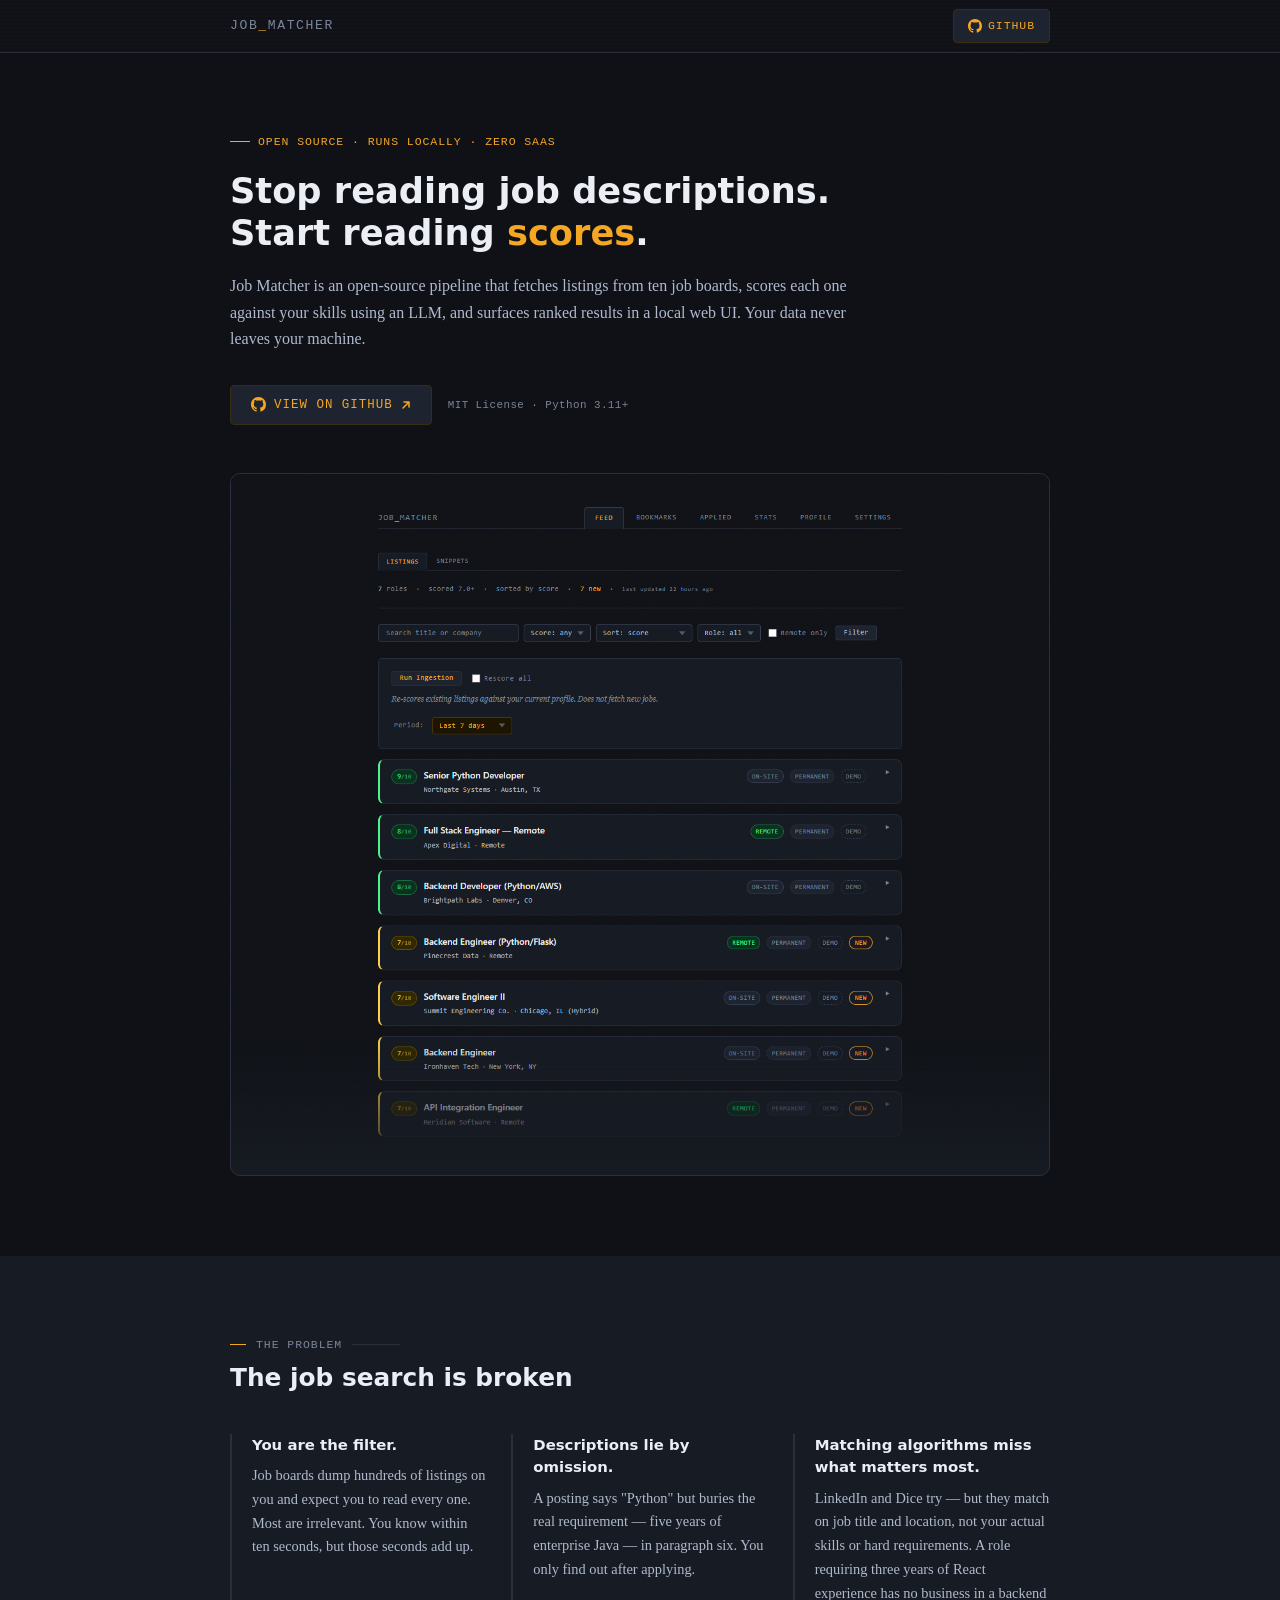
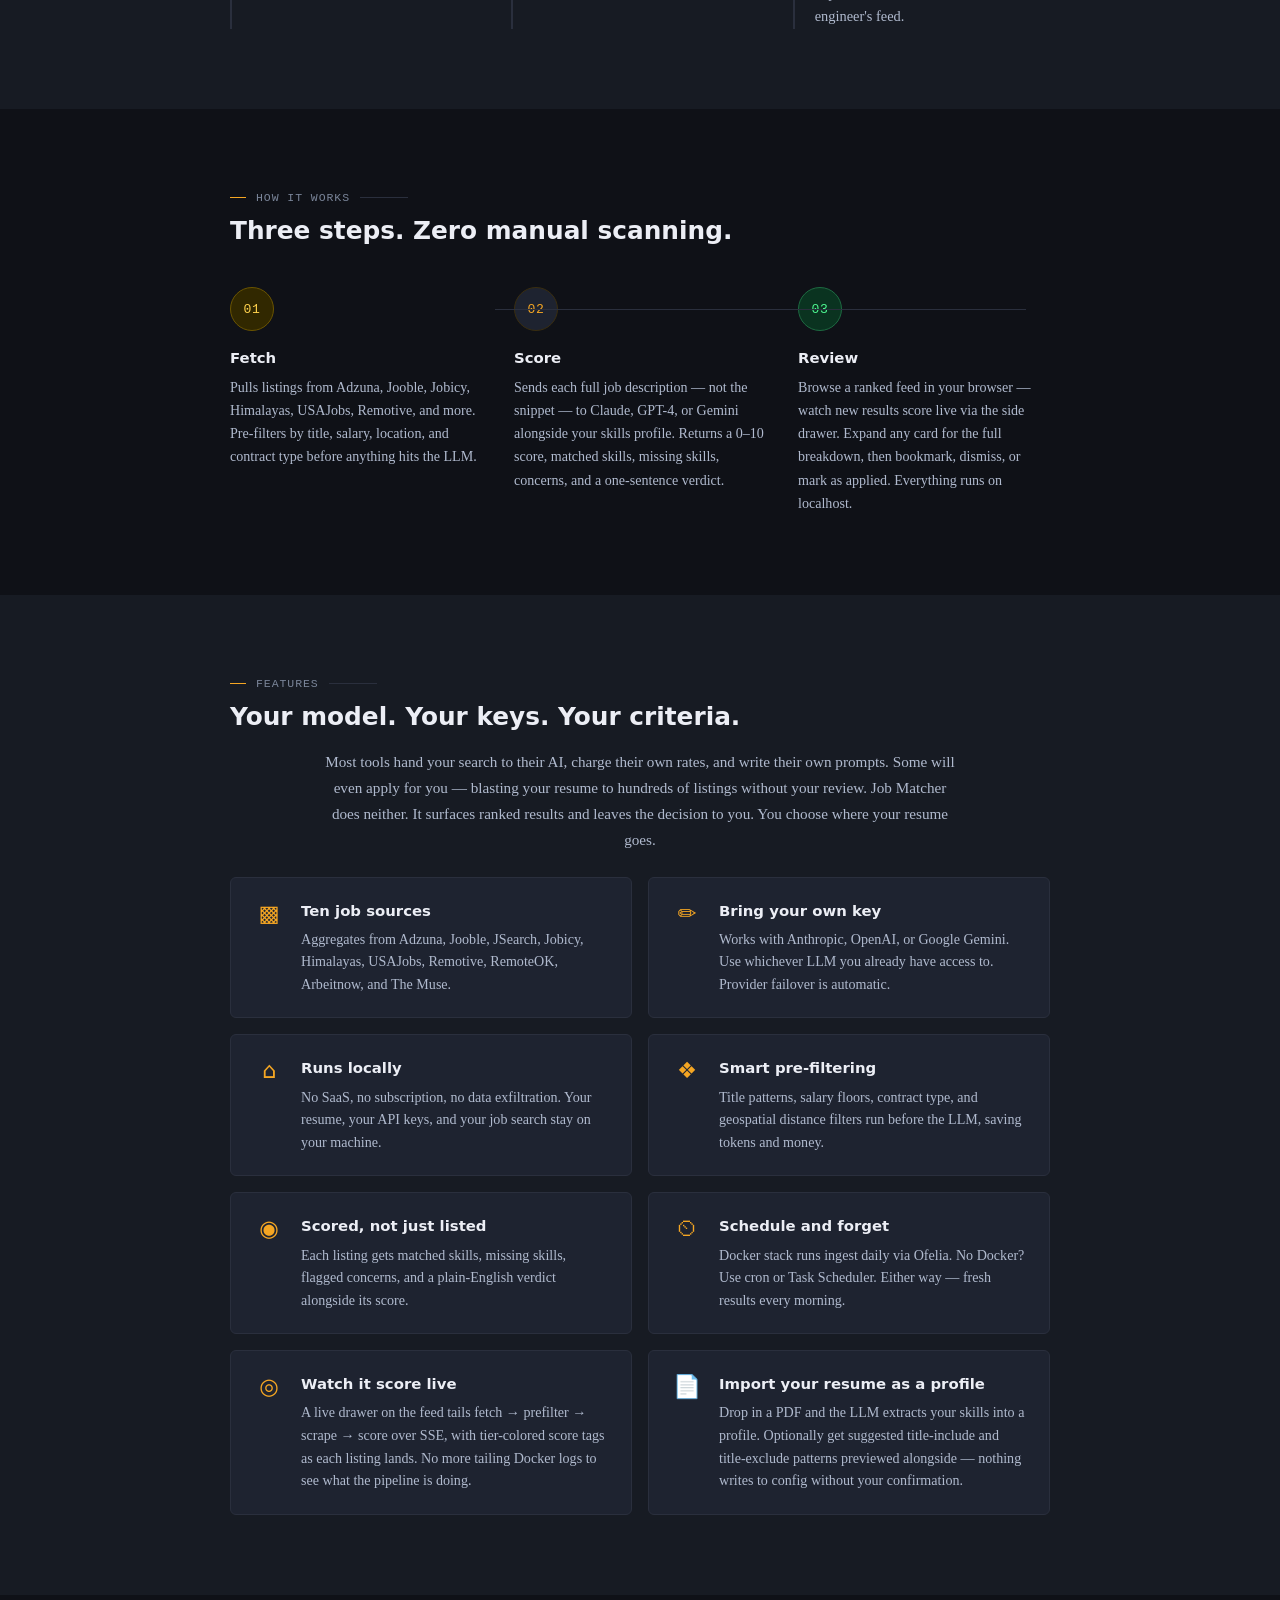
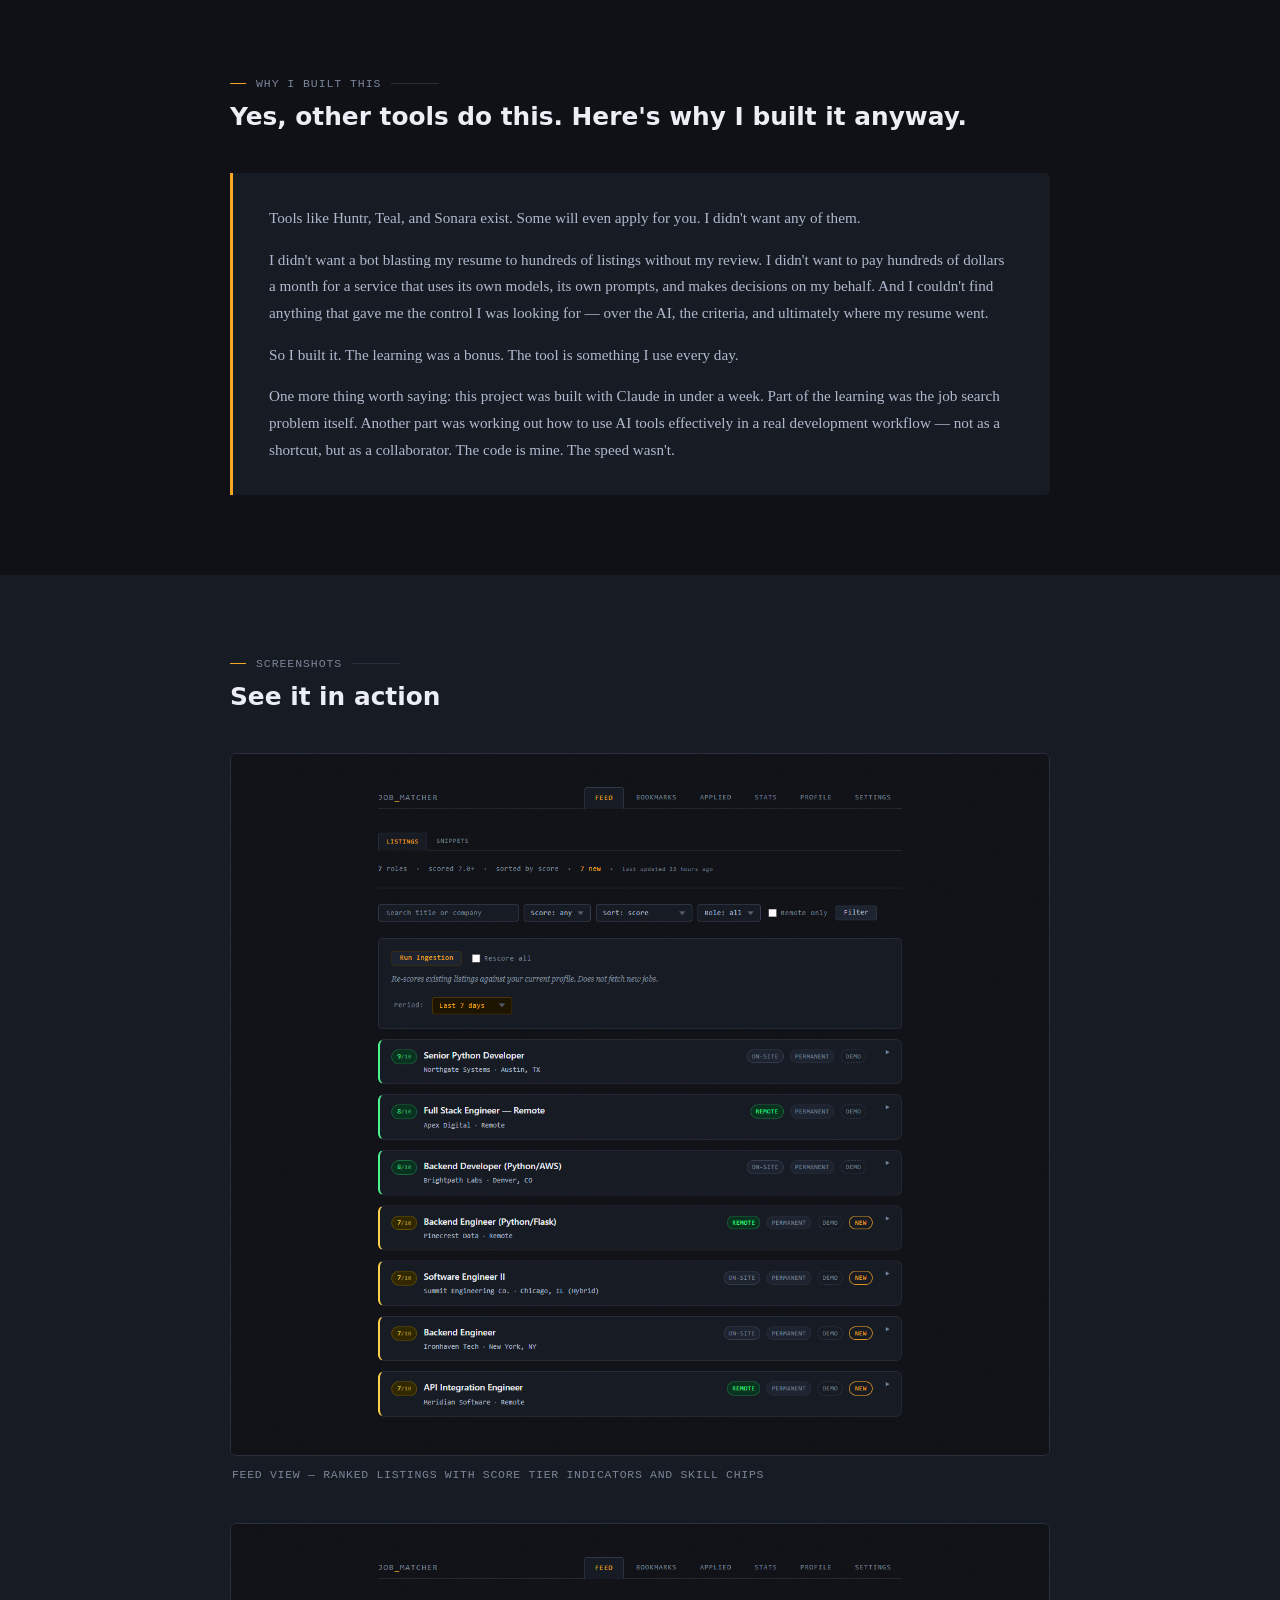
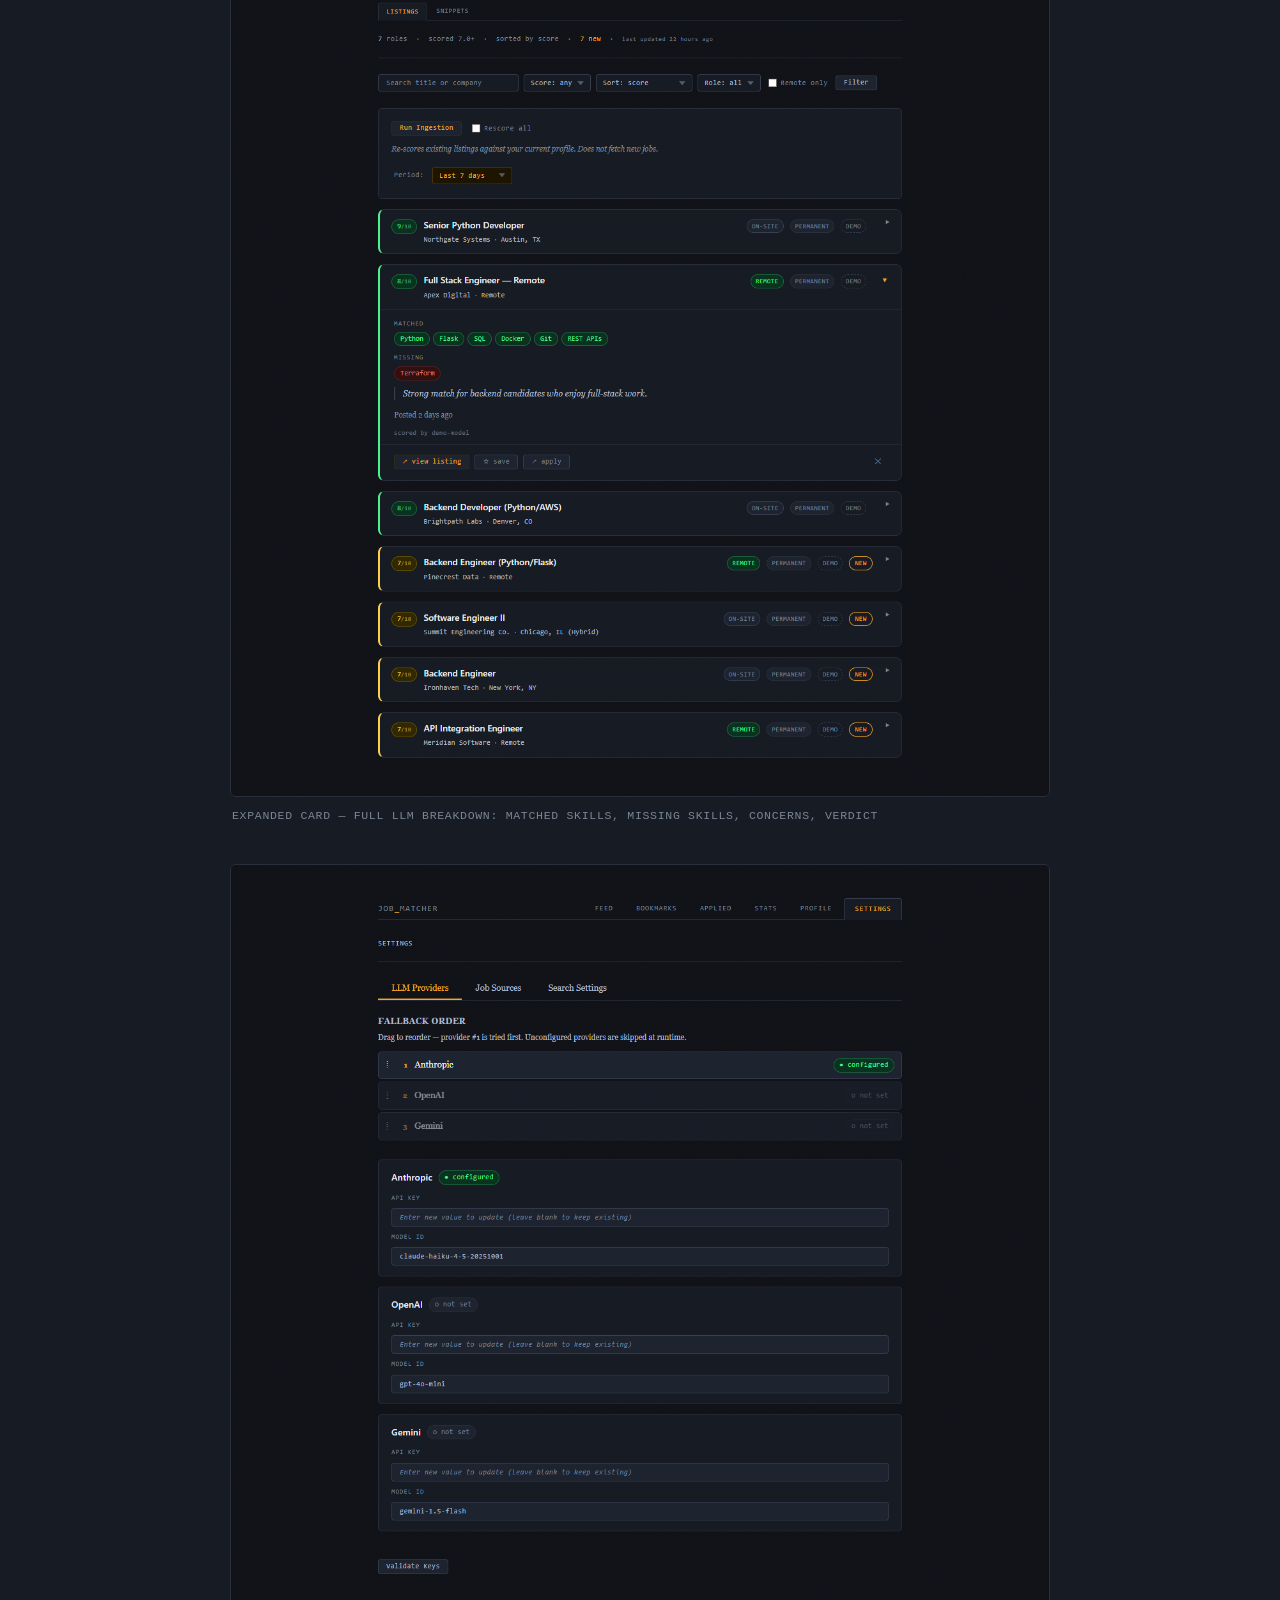
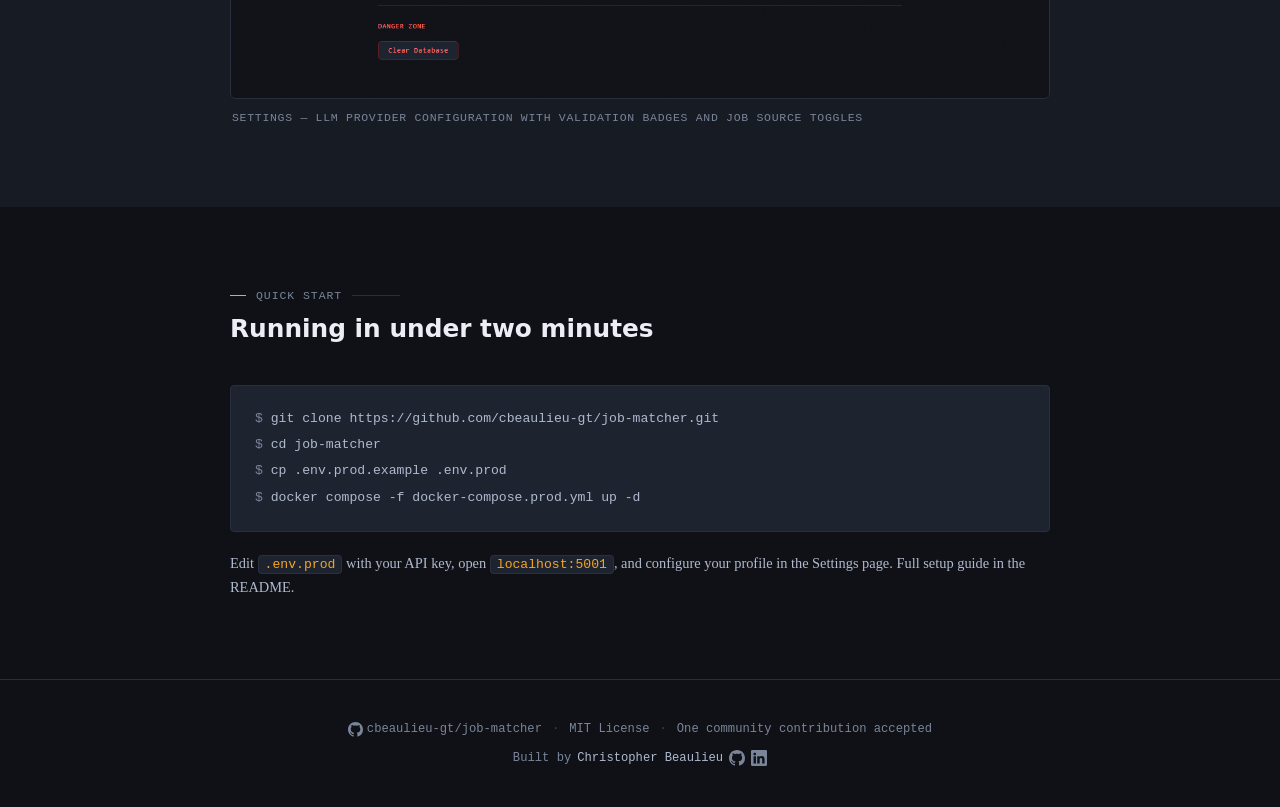
<file: docs/index.html>
<!DOCTYPE html>
<html lang="en">
<head>
  <meta charset="UTF-8">
  <meta name="viewport" content="width=device-width, initial-scale=1">
  <title>Job Matcher — Stop reading job descriptions. Start reading scores.</title>
  <meta name="description" content="Job Matcher is an open-source pipeline that fetches listings from ten job boards, scores each one against your skills using an LLM, and surfaces ranked results in a local web UI. Your data never leaves your machine.">

  <!-- Open Graph -->
  <meta property="og:title" content="Job Matcher">
  <meta property="og:description" content="Job Matcher is an open-source pipeline that fetches listings from ten job boards, scores each one against your skills using an LLM, and surfaces ranked results in a local web UI. Your data never leaves your machine.">
  <meta property="og:image" content="assets/feed-overview.png">
  <meta property="og:type" content="website">
  <meta property="og:url" content="https://christopherbeaulieu.net/job-matcher/">

  <meta name="theme-color" content="#0f1117">

  <!-- Favicon -->
  <link rel="icon" type="image/svg+xml" href="assets/favicon.svg">

  <style>
    /* ============================================================
       DESIGN TOKENS — mirrors app :root in static/style.css
       All colors via CSS custom properties. No hardcoded hex.
       ============================================================ */
    :root {
      /* Backgrounds */
      --bg-base:    #0f1117;
      --bg-surface: #171b23;
      --bg-raised:  #1e2330;
      --bg-hover:   #252b38;

      /* Borders */
      --border-subtle: #2a2f3d;
      --border-mid:    #373e50;
      --border-strong: #525c72;

      /* Text */
      --text-primary:       #eceef5;
      --text-secondary:     #b0bace;
      --text-muted:         #7a8599;
      --text-accent:        #f5a623;
      --text-accent-bright: #f5b040;

      /* Amber button states */
      --btn-amber-border:       #3a2e10;
      --btn-amber-hover-bg:     #221c08;
      --btn-amber-hover-border: #5a4820;

      /* Score tier — high (green) */
      --score-high-bg:     #0a3320;
      --score-high-text:   #4df590;
      --score-high-border: #1e6b42;

      /* Score tier — mid (golden amber) */
      --score-mid-bg:     #312800;
      --score-mid-text:   #ffd24d;
      --score-mid-border: #6b5500;

      /* Score tier — low (red) */
      --score-low-bg:     #330f0f;
      --score-low-text:   #ff6b6b;
      --score-low-border: #6b2020;

      /* Typography */
      --font-body: Georgia, 'Times New Roman', serif;
      --font-mono: Menlo, Consolas, 'Cascadia Code', 'Courier New', monospace;
      --font-ui:   -apple-system, 'Segoe UI', system-ui, sans-serif;

      /* Layout */
      --max-width: 860px;
      --radius-sm: 4px;
      --radius-md: 6px;
      --radius-lg: 10px;

      /* Section padding */
      --section-pad: 80px;
    }

    /* ============================================================
       RESET & BASE
       ============================================================ */
    *, *::before, *::after {
      box-sizing: border-box;
      margin: 0;
      padding: 0;
    }

    html {
      scroll-behavior: smooth;
    }

    body {
      background: var(--bg-base);
      color: var(--text-primary);
      font-family: var(--font-ui);
      line-height: 1.5;
      /* Subtle horizontal scanline texture — adds terminal depth without
         violating "no gradients in content areas" */
      background-image: repeating-linear-gradient(
        0deg,
        transparent,
        transparent 2px,
        rgba(255,255,255,0.012) 2px,
        rgba(255,255,255,0.012) 4px
      );
    }

    /* ============================================================
       LAYOUT WRAPPER
       ============================================================ */
    .page-wrap {
      max-width: var(--max-width);
      margin: 0 auto;
      padding: 0 20px;
    }

    /* ============================================================
       HEADER / NAV
       ============================================================ */
    .site-header {
      border-bottom: 1px solid var(--border-subtle);
    }

    .site-header .page-wrap {
      display: flex;
      align-items: center;
      justify-content: space-between;
      height: 52px;
    }

    .site-logo {
      font-family: var(--font-mono);
      font-size: 0.82rem;
      letter-spacing: 0.12em;
      text-transform: uppercase;
      color: var(--text-muted);
      text-decoration: none;
    }

    .site-logo .accent {
      color: var(--text-accent);
    }

    .header-cta {
      display: inline-flex;
      align-items: center;
      gap: 6px;
      background: var(--bg-raised);
      color: var(--text-accent);
      border: 1px solid var(--btn-amber-border);
      font-family: var(--font-mono);
      font-size: 0.72rem;
      text-transform: uppercase;
      letter-spacing: 0.08em;
      border-radius: var(--radius-sm);
      padding: 7px 14px;
      text-decoration: none;
      transition: background 150ms ease, border-color 150ms ease, color 150ms ease;
    }

    .header-cta:hover {
      background: var(--btn-amber-hover-bg);
      border-color: var(--btn-amber-hover-border);
      color: var(--text-accent-bright);
    }

    /* ============================================================
       ANIMATIONS — staggered hero reveal on load
       ============================================================ */
    @keyframes fadeUp {
      from { opacity: 0; transform: translateY(14px); }
      to   { opacity: 1; transform: translateY(0); }
    }

    .anim-1 { animation: fadeUp 0.55s ease both; animation-delay: 0.05s; }
    .anim-2 { animation: fadeUp 0.55s ease both; animation-delay: 0.18s; }
    .anim-3 { animation: fadeUp 0.55s ease both; animation-delay: 0.30s; }
    .anim-4 { animation: fadeUp 0.55s ease both; animation-delay: 0.44s; }

    /* ============================================================
       SECTION HEADING PATTERN
       Matches .page-heading from app: mono, uppercase, letter-spaced,
       muted. Amber tick + short rule echoes the app's header divider.
       ============================================================ */
    .section-label {
      font-family: var(--font-mono);
      font-size: 0.72rem;
      text-transform: uppercase;
      letter-spacing: 0.08em;
      color: var(--text-muted);
      margin-bottom: 10px;
      display: flex;
      align-items: center;
      gap: 10px;
    }

    /* Amber tick mark before the label */
    .section-label::before {
      content: '';
      display: inline-block;
      width: 16px;
      height: 1px;
      background: var(--text-accent);
      flex-shrink: 0;
    }

    /* Short rule extending right */
    .section-label::after {
      content: '';
      flex: 1;
      height: 1px;
      background: var(--border-subtle);
      max-width: 48px;
    }

    .section-heading {
      font-family: var(--font-ui);
      font-size: 1.55rem;
      font-weight: 600;
      color: var(--text-primary);
      line-height: 1.25;
      margin-bottom: 40px;
    }

    /* Intro paragraph below a section heading — sits between heading and cards */
    .section-intro {
      font-family: var(--font-body);
      font-size: 0.95rem;
      line-height: 1.7;
      color: var(--text-secondary);
      max-width: 640px;
      margin: -24px auto 1.5rem;
      text-align: center;
    }

    /* ============================================================
       ALTERNATING SECTION BACKGROUNDS
       Odd sections = --bg-base, even = --bg-surface.
       Each section manages its own padding.
       ============================================================ */
    .section-base    { background: var(--bg-base);    padding: var(--section-pad) 0; }
    .section-surface { background: var(--bg-surface); padding: var(--section-pad) 0; }

    /* ============================================================
       HERO
       ============================================================ */
    .hero {
      padding: 80px 0;
      background: var(--bg-base);
    }

    .hero-eyebrow {
      font-family: var(--font-mono);
      font-size: 0.72rem;
      text-transform: uppercase;
      letter-spacing: 0.08em;
      color: var(--text-accent);
      margin-bottom: 20px;
      display: flex;
      align-items: center;
      gap: 8px;
    }

    .hero-eyebrow::before {
      content: '';
      display: inline-block;
      width: 20px;
      height: 1px;
      background: var(--text-accent);
    }

    .hero-headline {
      font-family: var(--font-ui);
      font-size: 2.2rem;
      font-weight: 700;
      line-height: 1.18;
      color: var(--text-primary);
      max-width: 720px;
      margin-bottom: 20px;
    }

    .hero-headline em {
      font-style: normal;
      color: var(--text-accent);
    }

    .hero-sub {
      font-family: var(--font-body);
      font-size: 1rem;
      line-height: 1.65;
      color: var(--text-secondary);
      max-width: 640px;
      margin-bottom: 32px;
    }

    .hero-actions {
      display: flex;
      align-items: center;
      gap: 16px;
      flex-wrap: wrap;
    }

    /* Primary CTA — amber-accented, matches .btn-view in app */
    .btn-cta {
      display: inline-flex;
      align-items: center;
      gap: 8px;
      background: var(--bg-raised);
      color: var(--text-accent);
      border: 1px solid var(--btn-amber-border);
      font-family: var(--font-mono);
      font-size: 0.78rem;
      text-transform: uppercase;
      letter-spacing: 0.08em;
      border-radius: var(--radius-sm);
      padding: 10px 20px;
      text-decoration: none;
      transition: background 150ms ease, border-color 150ms ease, color 150ms ease;
    }

    .btn-cta:hover {
      background: var(--btn-amber-hover-bg);
      border-color: var(--btn-amber-hover-border);
      color: var(--text-accent-bright);
    }

    .btn-cta svg {
      transition: transform 150ms ease;
    }

    .btn-cta:hover svg.arrow-icon {
      transform: translate(2px, -2px);
    }

    .hero-meta {
      font-family: var(--font-mono);
      font-size: 0.68rem;
      color: var(--text-muted);
      letter-spacing: 0.04em;
    }

    /* Hero screenshot container */
    .hero-screenshot {
      margin-top: 48px;
      border: 1px solid var(--border-subtle);
      border-radius: var(--radius-lg);
      overflow: hidden;
      min-height: 300px;
      background: var(--bg-surface);
      position: relative;
    }

    .hero-screenshot img {
      width: 100%;
      display: block;
      position: relative;
      z-index: 1;
      mask-image: linear-gradient(to bottom, black 80%, transparent 100%);
      -webkit-mask-image: linear-gradient(to bottom, black 80%, transparent 100%);
    }

    /* Shown only when the screenshot hasn't loaded */
    .hero-screenshot-placeholder {
      position: absolute;
      inset: 0;
      display: flex;
      flex-direction: column;
      align-items: center;
      justify-content: center;
      gap: 10px;
    }

    .hero-screenshot-placeholder span {
      font-family: var(--font-mono);
      font-size: 0.72rem;
      text-transform: uppercase;
      letter-spacing: 0.08em;
      color: var(--text-muted);
    }

    /* ============================================================
       THE PROBLEM — three pain-point blocks
       ============================================================ */
    .problem-grid {
      display: grid;
      grid-template-columns: 1fr 1fr 1fr;
      gap: 24px;
    }

    .problem-block {
      border-left: 2px solid var(--border-subtle);
      padding-left: 20px;
    }

    .problem-block-title {
      font-family: var(--font-ui);
      font-size: 0.93rem;
      font-weight: 600;
      color: var(--text-primary);
      margin-bottom: 8px;
    }

    .problem-block-body {
      font-family: var(--font-body);
      font-size: 0.9rem;
      line-height: 1.65;
      color: var(--text-secondary);
    }

    /* ============================================================
       HOW IT WORKS — three-step pipeline with numbered indicators
       Amber → amber → green progression signals raw → ready
       ============================================================ */
    .steps {
      display: grid;
      grid-template-columns: 1fr 1fr 1fr;
      gap: 32px;
      position: relative;
    }

    /* Connecting line between steps — desktop only */
    .steps::before {
      content: '';
      position: absolute;
      top: 22px;
      left: calc(33.33% - 8px);
      width: calc(33.33%);
      height: 1px;
      background: var(--border-subtle);
    }

    .steps::after {
      content: '';
      position: absolute;
      top: 22px;
      left: calc(66.66% - 8px);
      width: calc(33.33% - 16px);
      height: 1px;
      background: var(--border-subtle);
    }

    .step {
      display: flex;
      flex-direction: column;
      gap: 16px;
    }

    .step-indicator {
      display: inline-flex;
      align-items: center;
      justify-content: center;
      width: 44px;
      height: 44px;
      border-radius: 50%;
      font-family: var(--font-mono);
      font-size: 0.82rem;
      letter-spacing: 0.04em;
      font-weight: normal;
      flex-shrink: 0;
    }

    /* Step 1 — Fetch: amber/mid — in-progress, gathering */
    .step-indicator--fetch {
      background: var(--score-mid-bg);
      color: var(--score-mid-text);
      border: 1px solid var(--score-mid-border);
    }

    /* Step 2 — Score: amber/accent — processing */
    .step-indicator--score {
      background: var(--bg-raised);
      color: var(--text-accent);
      border: 1px solid var(--btn-amber-border);
    }

    /* Step 3 — Review: green/high — complete, actionable */
    .step-indicator--review {
      background: var(--score-high-bg);
      color: var(--score-high-text);
      border: 1px solid var(--score-high-border);
    }

    .step-title {
      font-family: var(--font-ui);
      font-size: 0.93rem;
      font-weight: 600;
      color: var(--text-primary);
      margin-bottom: 6px;
    }

    .step-body {
      font-family: var(--font-body);
      font-size: 0.88rem;
      line-height: 1.65;
      color: var(--text-secondary);
    }

    /* ============================================================
       FEATURES — 2-column grid on desktop, 1-col below 640px
       ============================================================ */
    .features-grid {
      display: grid;
      grid-template-columns: 1fr 1fr;
      gap: 16px;
    }

    .feature-card {
      background: var(--bg-raised);
      border: 1px solid var(--border-subtle);
      border-radius: var(--radius-md);
      padding: 22px 24px;
      display: flex;
      gap: 18px;
      align-items: flex-start;
    }

    .feature-icon {
      font-size: 1.4rem;
      color: var(--text-accent);
      flex-shrink: 0;
      line-height: 1;
      margin-top: 2px;
      /* Consistent column width regardless of icon width */
      width: 28px;
      text-align: center;
    }

    .feature-content {
      flex: 1;
      min-width: 0;
    }

    .feature-title {
      font-family: var(--font-ui);
      font-size: 0.93rem;
      font-weight: 600;
      color: var(--text-primary);
      margin-bottom: 6px;
    }

    .feature-body {
      font-family: var(--font-body);
      font-size: 0.88rem;
      line-height: 1.6;
      color: var(--text-secondary);
    }

    /* ============================================================
       WHY I BUILT THIS — amber left-border callout, serif prose
       ============================================================ */
    .why-callout {
      background: var(--bg-surface);
      border-left: 3px solid var(--text-accent);
      border-radius: 0 var(--radius-md) var(--radius-md) 0;
      padding: 32px 36px;
    }

    .why-callout p {
      font-family: var(--font-body);
      font-size: 0.95rem;
      line-height: 1.75;
      color: var(--text-secondary);
    }

    .why-callout p + p {
      margin-top: 1em;
    }

    /* ============================================================
       SCREENSHOTS — annotated with captions
       ============================================================ */
    .screenshots-stack {
      display: flex;
      flex-direction: column;
      gap: 40px;
    }

    .screenshot-item {}

    .screenshot-container {
      border: 1px solid var(--border-subtle);
      border-radius: var(--radius-md);
      overflow: hidden;
      background: var(--bg-surface);
      /* Fallback height until image loads */
      min-height: 120px;
      position: relative;
    }

    .screenshot-container img {
      width: 100%;
      max-width: 100%;
      display: block;
      position: relative;
      z-index: 1;
    }

    /* Placeholder shown when image hasn't loaded */
    .screenshot-placeholder {
      position: absolute;
      inset: 0;
      display: flex;
      align-items: center;
      justify-content: center;
      font-family: var(--font-mono);
      font-size: 0.68rem;
      text-transform: uppercase;
      letter-spacing: 0.08em;
      color: var(--text-muted);
    }

    .screenshot-caption {
      margin-top: 10px;
      font-family: var(--font-mono);
      font-size: 0.72rem;
      text-transform: uppercase;
      letter-spacing: 0.06em;
      color: var(--text-muted);
      padding-left: 2px;
    }

    /* ============================================================
       QUICK START — styled code block with $ prompt prefix
       ============================================================ */
    .quickstart-block {
      background: var(--bg-raised);
      border: 1px solid var(--border-subtle);
      border-radius: var(--radius-sm);
      padding: 20px 24px;
      margin-bottom: 20px;
      overflow-x: auto;
    }

    .quickstart-block code {
      display: block;
      font-family: var(--font-mono);
      font-size: 0.82rem;
      line-height: 2;
      color: var(--text-secondary);
      white-space: pre;
    }

    /* $ prompt prefix on each code line via CSS */
    .quickstart-block code::before {
      content: '$ ';
      color: var(--text-muted);
      user-select: none;
    }

    .quickstart-note {
      font-family: var(--font-body);
      font-size: 0.9rem;
      line-height: 1.65;
      color: var(--text-secondary);
    }

    .quickstart-note code {
      font-family: var(--font-mono);
      font-size: 0.82rem;
      background: var(--bg-raised);
      border: 1px solid var(--border-subtle);
      border-radius: var(--radius-sm);
      padding: 1px 6px;
      color: var(--text-accent);
    }

    /* ============================================================
       FOOTER
       ============================================================ */
    .site-footer {
      border-top: 1px solid var(--border-subtle);
      padding: 40px 0;
      background: var(--bg-base);
    }

    .site-footer .page-wrap {
      display: flex;
      flex-direction: column;
      align-items: center;
      gap: 10px;
      text-align: center;
    }

    .footer-links {
      display: flex;
      align-items: center;
      gap: 4px;
      font-family: var(--font-mono);
      font-size: 0.76rem;
      color: var(--text-muted);
    }

    .footer-links a {
      color: var(--text-muted);
      text-decoration: none;
      transition: color 150ms ease;
      display: inline-flex;
      align-items: center;
      gap: 4px;
    }

    .footer-links a:hover {
      color: var(--text-primary);
    }

    .footer-sep {
      color: var(--border-mid);
      margin: 0 6px;
      user-select: none;
    }

    .footer-author {
      display: flex;
      align-items: center;
      gap: 6px;
      font-family: var(--font-mono);
      font-size: 0.76rem;
      color: var(--text-muted);
    }

    .footer-author-name {
      color: var(--text-secondary);
    }

    .footer-icon-link {
      display: inline-flex;
      align-items: center;
      color: var(--text-muted);
      text-decoration: none;
      transition: color 150ms ease;
    }

    .footer-icon-link:hover {
      color: var(--text-primary);
    }

    /* ============================================================
       RESPONSIVE
       ============================================================ */
    @media (max-width: 700px) {
      :root { --section-pad: 56px; }

      .problem-grid {
        grid-template-columns: 1fr;
        gap: 28px;
      }

      .steps {
        grid-template-columns: 1fr;
        gap: 32px;
      }

      /* Hide the horizontal connector lines on mobile */
      .steps::before,
      .steps::after {
        display: none;
      }

      .step {
        flex-direction: row;
        gap: 20px;
        align-items: flex-start;
      }

      .step-indicator {
        width: 36px;
        height: 36px;
        font-size: 0.76rem;
        flex-shrink: 0;
        margin-top: 2px;
      }

      .features-grid {
        grid-template-columns: 1fr;
      }

      .section-heading {
        font-size: 1.3rem;
        margin-bottom: 28px;
      }

      .why-callout {
        padding: 24px 22px;
      }
    }

    @media (max-width: 640px) {
      .page-wrap {
        padding: 0 16px;
      }

      .hero {
        padding: 52px 0 60px;
      }

      .hero-headline {
        font-size: 1.55rem;
      }

      .hero-sub {
        font-size: 0.95rem;
      }

      .btn-cta {
        width: 100%;
        justify-content: center;
      }

      .hero-actions {
        flex-direction: column;
        align-items: flex-start;
      }

      .hero-screenshot {
        margin-top: 36px;
        min-height: 180px;
      }
    }

    @media (max-width: 400px) {
      .hero-headline {
        font-size: 1.3rem;
      }

      .header-cta {
        display: none;
      }
    }
  </style>
</head>
<body>

  <!-- ============================================================
       HEADER
       ============================================================ -->
  <header class="site-header">
    <div class="page-wrap">
      <a href="https://github.com/cbeaulieu-gt/job-matcher" class="site-logo" aria-label="Job Matcher — home">
        job<span class="accent">_</span>matcher
      </a>
      <a href="https://github.com/cbeaulieu-gt/job-matcher" class="header-cta" aria-label="View Job Matcher on GitHub">
        <svg width="14" height="14" viewBox="0 0 16 16" fill="currentColor" aria-hidden="true">
          <path d="M8 0C3.58 0 0 3.58 0 8c0 3.54 2.29 6.53 5.47 7.59.4.07.55-.17.55-.38 0-.19-.01-.82-.01-1.49-2.01.37-2.53-.49-2.69-.94-.09-.23-.48-.94-.82-1.13-.28-.15-.68-.52-.01-.53.63-.01 1.08.58 1.23.82.72 1.21 1.87.87 2.33.66.07-.52.28-.87.51-1.07-1.78-.2-3.64-.89-3.64-3.95 0-.87.31-1.59.82-2.15-.08-.2-.36-1.02.08-2.12 0 0 .67-.21 2.2.82.64-.18 1.32-.27 2-.27.68 0 1.36.09 2 .27 1.53-1.04 2.2-.82 2.2-.82.44 1.1.16 1.92.08 2.12.51.56.82 1.27.82 2.15 0 3.07-1.87 3.75-3.65 3.95.29.25.54.73.54 1.48 0 1.07-.01 1.93-.01 2.2 0 .21.15.46.55.38A8.013 8.013 0 0016 8c0-4.42-3.58-8-8-8z"/>
        </svg>
        GitHub
      </a>
    </div>
  </header>

  <main>

    <!-- ==========================================================
         §1 HERO
         ========================================================== -->
    <section class="hero" aria-labelledby="hero-headline">
      <div class="page-wrap">

        <p class="hero-eyebrow anim-1">Open source · runs locally · zero SaaS</p>

        <h1 class="hero-headline anim-2" id="hero-headline">
          Stop reading job descriptions.<br>
          Start reading <em>scores</em>.
        </h1>

        <p class="hero-sub anim-3">
          Job Matcher is an open-source pipeline that fetches listings from ten
          job boards, scores each one against your skills using an LLM, and
          surfaces ranked results in a local web UI. Your data never leaves your
          machine.
        </p>

        <div class="hero-actions anim-4">
          <a href="https://github.com/cbeaulieu-gt/job-matcher" class="btn-cta" aria-label="View Job Matcher on GitHub">
            <svg width="15" height="15" viewBox="0 0 16 16" fill="currentColor" aria-hidden="true">
              <path d="M8 0C3.58 0 0 3.58 0 8c0 3.54 2.29 6.53 5.47 7.59.4.07.55-.17.55-.38 0-.19-.01-.82-.01-1.49-2.01.37-2.53-.49-2.69-.94-.09-.23-.48-.94-.82-1.13-.28-.15-.68-.52-.01-.53.63-.01 1.08.58 1.23.82.72 1.21 1.87.87 2.33.66.07-.52.28-.87.51-1.07-1.78-.2-3.64-.89-3.64-3.95 0-.87.31-1.59.82-2.15-.08-.2-.36-1.02.08-2.12 0 0 .67-.21 2.2.82.64-.18 1.32-.27 2-.27.68 0 1.36.09 2 .27 1.53-1.04 2.2-.82 2.2-.82.44 1.1.16 1.92.08 2.12.51.56.82 1.27.82 2.15 0 3.07-1.87 3.75-3.65 3.95.29.25.54.73.54 1.48 0 1.07-.01 1.93-.01 2.2 0 .21.15.46.55.38A8.013 8.013 0 0016 8c0-4.42-3.58-8-8-8z"/>
            </svg>
            View on GitHub
            <svg class="arrow-icon" width="10" height="10" viewBox="0 0 10 10" fill="none" stroke="currentColor" stroke-width="1.5" aria-hidden="true">
              <path d="M2 8L8 2M3 2h5v5" stroke-linecap="round" stroke-linejoin="round"/>
            </svg>
          </a>
          <span class="hero-meta">MIT License · Python 3.11+</span>
        </div>

        <div class="hero-screenshot anim-4" role="img" aria-label="Job Matcher feed showing a ranked list of job listings with scores, skill breakdowns, and verdicts">
          <div class="hero-screenshot-placeholder" aria-hidden="true">
            <svg width="24" height="24" viewBox="0 0 24 24" fill="none" stroke="currentColor" stroke-width="1.2" style="color: var(--border-mid);">
              <rect x="3" y="3" width="18" height="18" rx="2"/>
              <path d="M3 9h18M9 21V9"/>
            </svg>
            <span>Screenshot coming soon</span>
          </div>
          <img
            src="assets/feed-overview.png"
            alt="Job Matcher feed showing a ranked list of job listings with green high-score, amber mid-score, and red low-score tier indicators"
            loading="eager"
            width="860"
            onerror="this.style.display='none'"
          >
        </div>

      </div>
    </section>

    <!-- ==========================================================
         §2 THE PROBLEM
         ========================================================== -->
    <section class="section-surface" aria-labelledby="problem-heading">
      <div class="page-wrap">

        <p class="section-label">The problem</p>
        <h2 class="section-heading" id="problem-heading">The job search is broken</h2>

        <div class="problem-grid">

          <div class="problem-block">
            <p class="problem-block-title">You are the filter.</p>
            <p class="problem-block-body">
              Job boards dump hundreds of listings on you and expect you to read
              every one. Most are irrelevant. You know within ten seconds, but
              those seconds add up.
            </p>
          </div>

          <div class="problem-block">
            <p class="problem-block-title">Descriptions lie by omission.</p>
            <p class="problem-block-body">
              A posting says "Python" but buries the real requirement — five
              years of enterprise Java — in paragraph six. You only find out
              after applying.
            </p>
          </div>

          <div class="problem-block">
            <p class="problem-block-title">Matching algorithms miss what matters most.</p>
            <p class="problem-block-body">
              LinkedIn and Dice try — but they match on job title and location,
              not your actual skills or hard requirements. A role requiring three
              years of React experience has no business in a backend engineer's
              feed.
            </p>
          </div>

        </div>
      </div>
    </section>

    <!-- ==========================================================
         §3 HOW IT WORKS
         ========================================================== -->
    <section class="section-base" aria-labelledby="how-heading">
      <div class="page-wrap">

        <p class="section-label">How it works</p>
        <h2 class="section-heading" id="how-heading">Three steps. Zero manual scanning.</h2>

        <div class="steps">

          <div class="step">
            <div class="step-indicator step-indicator--fetch" aria-label="Step 1">01</div>
            <div>
              <p class="step-title">Fetch</p>
              <p class="step-body">
                Pulls listings from Adzuna, Jooble, Jobicy, Himalayas, USAJobs,
                Remotive, and more. Pre-filters by title, salary, location, and
                contract type before anything hits the LLM.
              </p>
            </div>
          </div>

          <div class="step">
            <div class="step-indicator step-indicator--score" aria-label="Step 2">02</div>
            <div>
              <p class="step-title">Score</p>
              <p class="step-body">
                Sends each full job description — not the snippet — to Claude,
                GPT-4, or Gemini alongside your skills profile. Returns a 0–10
                score, matched skills, missing skills, concerns, and a
                one-sentence verdict.
              </p>
            </div>
          </div>

          <div class="step">
            <div class="step-indicator step-indicator--review" aria-label="Step 3">03</div>
            <div>
              <p class="step-title">Review</p>
              <p class="step-body">
                Browse a ranked feed in your browser — watch new results score
                live via the side drawer. Expand any card for the full
                breakdown, then bookmark, dismiss, or mark as applied.
                Everything runs on localhost.
              </p>
            </div>
          </div>

        </div>
      </div>
    </section>

    <!-- ==========================================================
         §4 FEATURES
         ========================================================== -->
    <section class="section-surface" aria-labelledby="features-heading">
      <div class="page-wrap">

        <p class="section-label">Features</p>
        <h2 class="section-heading" id="features-heading">Your model. Your keys. Your criteria.</h2>

        <p class="section-intro">
          Most tools hand your search to their AI, charge their own rates, and write their own prompts.
          Some will even apply for you — blasting your resume to hundreds of listings without your review.
          Job Matcher does neither. It surfaces ranked results and leaves the decision to you.
          You choose where your resume goes.
        </p>

        <div class="features-grid">

          <div class="feature-card">
            <div class="feature-icon" aria-hidden="true">&#9641;</div>
            <div class="feature-content">
              <p class="feature-title">Ten job sources</p>
              <p class="feature-body">
                Aggregates from Adzuna, Jooble, JSearch, Jobicy, Himalayas,
                USAJobs, Remotive, RemoteOK, Arbeitnow, and The Muse.
              </p>
            </div>
          </div>

          <div class="feature-card">
            <div class="feature-icon" aria-hidden="true">&#9999;</div>
            <div class="feature-content">
              <p class="feature-title">Bring your own key</p>
              <p class="feature-body">
                Works with Anthropic, OpenAI, or Google Gemini. Use whichever
                LLM you already have access to. Provider failover is automatic.
              </p>
            </div>
          </div>

          <div class="feature-card">
            <div class="feature-icon" aria-hidden="true">&#8962;</div>
            <div class="feature-content">
              <p class="feature-title">Runs locally</p>
              <p class="feature-body">
                No SaaS, no subscription, no data exfiltration. Your resume,
                your API keys, and your job search stay on your machine.
              </p>
            </div>
          </div>

          <div class="feature-card">
            <div class="feature-icon" aria-hidden="true">&#10070;</div>
            <div class="feature-content">
              <p class="feature-title">Smart pre-filtering</p>
              <p class="feature-body">
                Title patterns, salary floors, contract type, and geospatial
                distance filters run before the LLM, saving tokens and money.
              </p>
            </div>
          </div>

          <div class="feature-card">
            <div class="feature-icon" aria-hidden="true">&#9673;</div>
            <div class="feature-content">
              <p class="feature-title">Scored, not just listed</p>
              <p class="feature-body">
                Each listing gets matched skills, missing skills, flagged
                concerns, and a plain-English verdict alongside its score.
              </p>
            </div>
          </div>

          <div class="feature-card">
            <div class="feature-icon" aria-hidden="true">&#9202;</div>
            <div class="feature-content">
              <p class="feature-title">Schedule and forget</p>
              <p class="feature-body">
                Docker stack runs ingest daily via Ofelia. No Docker? Use cron
                or Task Scheduler. Either way — fresh results every morning.
              </p>
            </div>
          </div>

          <div class="feature-card">
            <div class="feature-icon" aria-hidden="true">&#9678;</div>
            <div class="feature-content">
              <p class="feature-title">Watch it score live</p>
              <p class="feature-body">
                A live drawer on the feed tails fetch &rarr; prefilter &rarr; scrape &rarr;
                score over SSE, with tier-colored score tags as each listing lands.
                No more tailing Docker logs to see what the pipeline is doing.
              </p>
            </div>
          </div>

          <div class="feature-card">
            <div class="feature-icon" aria-hidden="true">&#128196;</div>
            <div class="feature-content">
              <p class="feature-title">Import your resume as a profile</p>
              <p class="feature-body">
                Drop in a PDF and the LLM extracts your skills into a profile.
                Optionally get suggested title-include and title-exclude patterns
                previewed alongside — nothing writes to config without your confirmation.
              </p>
            </div>
          </div>

        </div>
      </div>
    </section>

    <!-- ==========================================================
         §5 WHY I BUILT THIS
         ========================================================== -->
    <section class="section-base" aria-labelledby="why-heading">
      <div class="page-wrap">

        <p class="section-label">Why I built this</p>
        <h2 class="section-heading" id="why-heading">Yes, other tools do this. Here's why I built it anyway.</h2>

        <div class="why-callout">
          <p>
            Tools like Huntr, Teal, and Sonara exist. Some will even apply for you. I didn't want any of them.
          </p>
          <p>
            I didn't want a bot blasting my resume to hundreds of listings without my review. I didn't want to pay
            hundreds of dollars a month for a service that uses its own models, its own prompts, and makes decisions
            on my behalf. And I couldn't find anything that gave me the control I was looking for — over the AI,
            the criteria, and ultimately where my resume went.
          </p>
          <p>
            So I built it. The learning was a bonus. The tool is something I use every day.
          </p>
          <p>
            One more thing worth saying: this project was built with Claude in under a week. Part of the learning was the job search problem itself. Another part was working out how to use AI tools effectively in a real development workflow — not as a shortcut, but as a collaborator. The code is mine. The speed wasn't.
          </p>
        </div>

      </div>
    </section>

    <!-- ==========================================================
         §6 SCREENSHOTS
         ========================================================== -->
    <section class="section-surface" aria-labelledby="screenshots-heading">
      <div class="page-wrap">

        <p class="section-label">Screenshots</p>
        <h2 class="section-heading" id="screenshots-heading">See it in action</h2>

        <div class="screenshots-stack">

          <figure class="screenshot-item">
            <div class="screenshot-container">
              <div class="screenshot-placeholder" aria-hidden="true">feed-overview.png</div>
              <img
                src="assets/feed-overview.png"
                alt="Job Matcher feed view showing a ranked list of job listings. Cards display company name, title, score badge in green, amber, or red tiers, matched skills, and source badges. Remote listings have a green remote badge."
                loading="lazy"
                width="860"
                onerror="this.style.display='none'"
              >
            </div>
            <figcaption class="screenshot-caption">
              Feed view — ranked listings with score tier indicators and skill chips
            </figcaption>
          </figure>

          <figure class="screenshot-item">
            <div class="screenshot-container">
              <div class="screenshot-placeholder" aria-hidden="true">card-expanded.png</div>
              <img
                src="assets/card-expanded.png"
                alt="An expanded job listing card showing a score of 8 out of 10, green matched-skill chips for Python, Flask, SQL, REST APIs, and Docker, red missing-skill chips for Kubernetes and Terraform, a concerns section, and a plain-English verdict."
                loading="lazy"
                width="860"
                onerror="this.style.display='none'"
              >
            </div>
            <figcaption class="screenshot-caption">
              Expanded card — full LLM breakdown: matched skills, missing skills, concerns, verdict
            </figcaption>
          </figure>

          <figure class="screenshot-item">
            <div class="screenshot-container">
              <div class="screenshot-placeholder" aria-hidden="true">settings.png</div>
              <img
                src="assets/settings.png"
                alt="Job Matcher settings page showing the LLM providers tab with Anthropic and OpenAI listed, each showing a green valid badge and masked API keys. The job sources tab is visible in the tab bar."
                loading="lazy"
                width="860"
                onerror="this.style.display='none'"
              >
            </div>
            <figcaption class="screenshot-caption">
              Settings — LLM provider configuration with validation badges and job source toggles
            </figcaption>
          </figure>

        </div>
      </div>
    </section>

    <!-- ==========================================================
         §7 QUICK START
         ========================================================== -->
    <section class="section-base" aria-labelledby="quickstart-heading">
      <div class="page-wrap">

        <p class="section-label">Quick start</p>
        <h2 class="section-heading" id="quickstart-heading">Running in under two minutes</h2>

        <div class="quickstart-block" role="region" aria-label="Quick start commands">
          <code>git clone https://github.com/cbeaulieu-gt/job-matcher.git</code>
          <code>cd job-matcher</code>
          <code>cp .env.prod.example .env.prod</code>
          <code>docker compose -f docker-compose.prod.yml up -d</code>
        </div>

        <p class="quickstart-note">
          Edit <code>.env.prod</code> with your API key, open <code>localhost:5001</code>,
          and configure your profile in the Settings page. Full setup guide in the README.
        </p>

      </div>
    </section>

  </main>

  <!-- ============================================================
       FOOTER
       ============================================================ -->
  <footer class="site-footer" aria-label="Site footer">
    <div class="page-wrap">

      <div class="footer-links">
        <a href="https://github.com/cbeaulieu-gt/job-matcher" aria-label="Job Matcher repository on GitHub" rel="noopener noreferrer" target="_blank">
          <svg width="15" height="15" viewBox="0 0 16 16" fill="currentColor" aria-hidden="true">
            <path d="M8 0C3.58 0 0 3.58 0 8c0 3.54 2.29 6.53 5.47 7.59.4.07.55-.17.55-.38 0-.19-.01-.82-.01-1.49-2.01.37-2.53-.49-2.69-.94-.09-.23-.48-.94-.82-1.13-.28-.15-.68-.52-.01-.53.63-.01 1.08.58 1.23.82.72 1.21 1.87.87 2.33.66.07-.52.28-.87.51-1.07-1.78-.2-3.64-.89-3.64-3.95 0-.87.31-1.59.82-2.15-.08-.2-.36-1.02.08-2.12 0 0 .67-.21 2.2.82.64-.18 1.32-.27 2-.27.68 0 1.36.09 2 .27 1.53-1.04 2.2-.82 2.2-.82.44 1.1.16 1.92.08 2.12.51.56.82 1.27.82 2.15 0 3.07-1.87 3.75-3.65 3.95.29.25.54.73.54 1.48 0 1.07-.01 1.93-.01 2.2 0 .21.15.46.55.38A8.013 8.013 0 0016 8c0-4.42-3.58-8-8-8z"/>
          </svg>
          cbeaulieu-gt/job-matcher
        </a>
        <span class="footer-sep" aria-hidden="true">·</span>
        <span>MIT License</span>
        <span class="footer-sep" aria-hidden="true">·</span>
        <span>One community contribution accepted</span>
      </div>

      <div class="footer-author">
        <span>Built by</span>
        <span class="footer-author-name">Christopher Beaulieu</span>
        <a
          href="https://christopherbeaulieu.net"
          class="footer-icon-link"
          aria-label="Christopher Beaulieu — personal site"
          rel="noopener noreferrer"
          target="_blank"
        >
          <!-- GitHub mark 16×16 -->
          <svg width="16" height="16" viewBox="0 0 16 16" fill="currentColor" aria-hidden="true">
            <path d="M8 0C3.58 0 0 3.58 0 8c0 3.54 2.29 6.53 5.47 7.59.4.07.55-.17.55-.38 0-.19-.01-.82-.01-1.49-2.01.37-2.53-.49-2.69-.94-.09-.23-.48-.94-.82-1.13-.28-.15-.68-.52-.01-.53.63-.01 1.08.58 1.23.82.72 1.21 1.87.87 2.33.66.07-.52.28-.87.51-1.07-1.78-.2-3.64-.89-3.64-3.95 0-.87.31-1.59.82-2.15-.08-.2-.36-1.02.08-2.12 0 0 .67-.21 2.2.82.64-.18 1.32-.27 2-.27.68 0 1.36.09 2 .27 1.53-1.04 2.2-.82 2.2-.82.44 1.1.16 1.92.08 2.12.51.56.82 1.27.82 2.15 0 3.07-1.87 3.75-3.65 3.95.29.25.54.73.54 1.48 0 1.07-.01 1.93-.01 2.2 0 .21.15.46.55.38A8.013 8.013 0 0016 8c0-4.42-3.58-8-8-8z"/>
          </svg>
        </a>
        <a
          href="https://www.linkedin.com/in/christopher-beaulieu"
          class="footer-icon-link"
          aria-label="Christopher Beaulieu on LinkedIn"
          rel="noopener noreferrer"
          target="_blank"
        >
          <!-- LinkedIn "in" logo 16×16 -->
          <svg width="16" height="16" viewBox="0 0 16 16" fill="currentColor" aria-hidden="true">
            <path d="M0 1.146C0 .513.526 0 1.175 0h13.65C15.474 0 16 .513 16 1.146v13.708c0 .633-.526 1.146-1.175 1.146H1.175C.526 16 0 15.487 0 14.854V1.146zm4.943 12.248V6.169H2.542v7.225h2.401zm-1.2-8.212c.837 0 1.358-.554 1.358-1.248-.015-.709-.52-1.248-1.342-1.248-.822 0-1.359.54-1.359 1.248 0 .694.521 1.248 1.327 1.248h.016zm4.908 8.212V9.359c0-.216.016-.432.08-.586.173-.431.568-.878 1.232-.878.869 0 1.216.662 1.216 1.634v3.865h2.401V9.25c0-2.22-1.184-3.252-2.764-3.252-1.274 0-1.845.7-2.165 1.193v.025h-.016a5.54 5.54 0 0 1 .016-.025V6.169h-2.4c.03.678 0 7.225 0 7.225h2.4z"/>
          </svg>
        </a>
      </div>

    </div>
  </footer>

</body>
</html>
</file>
